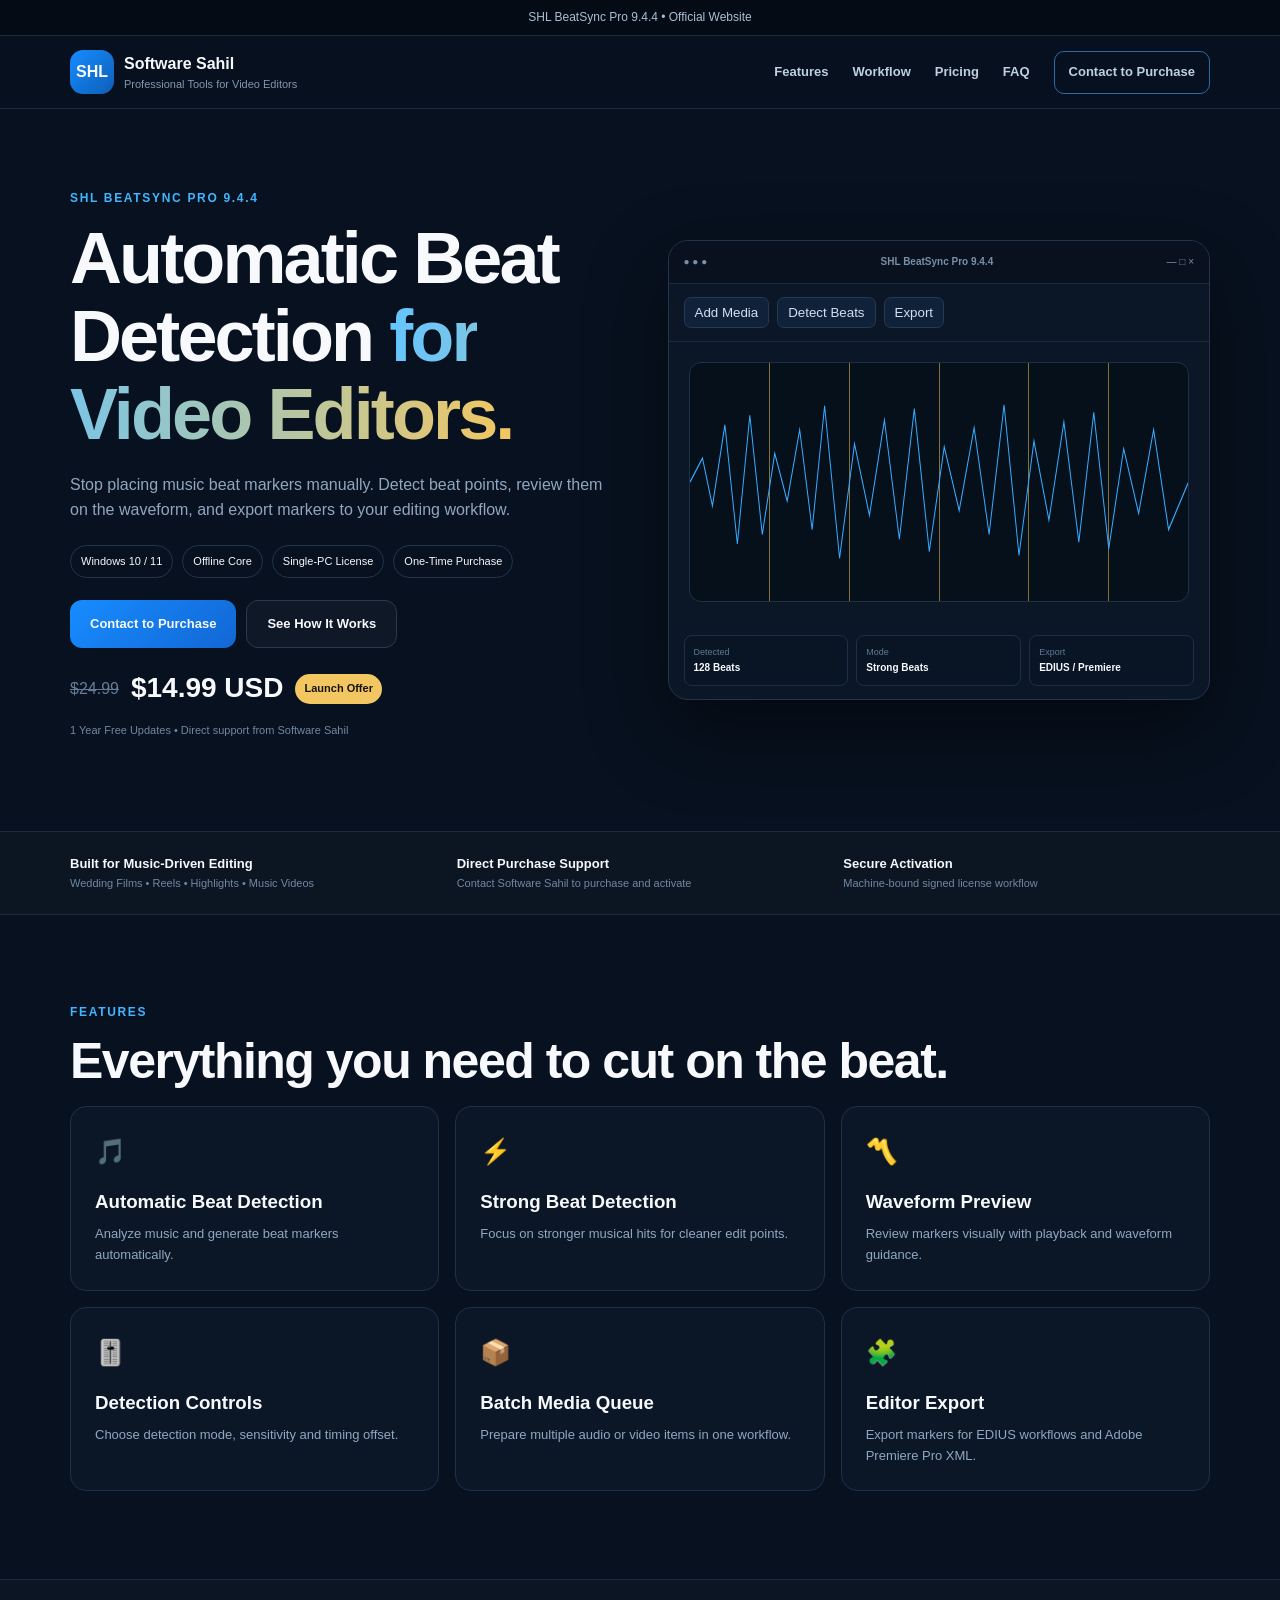
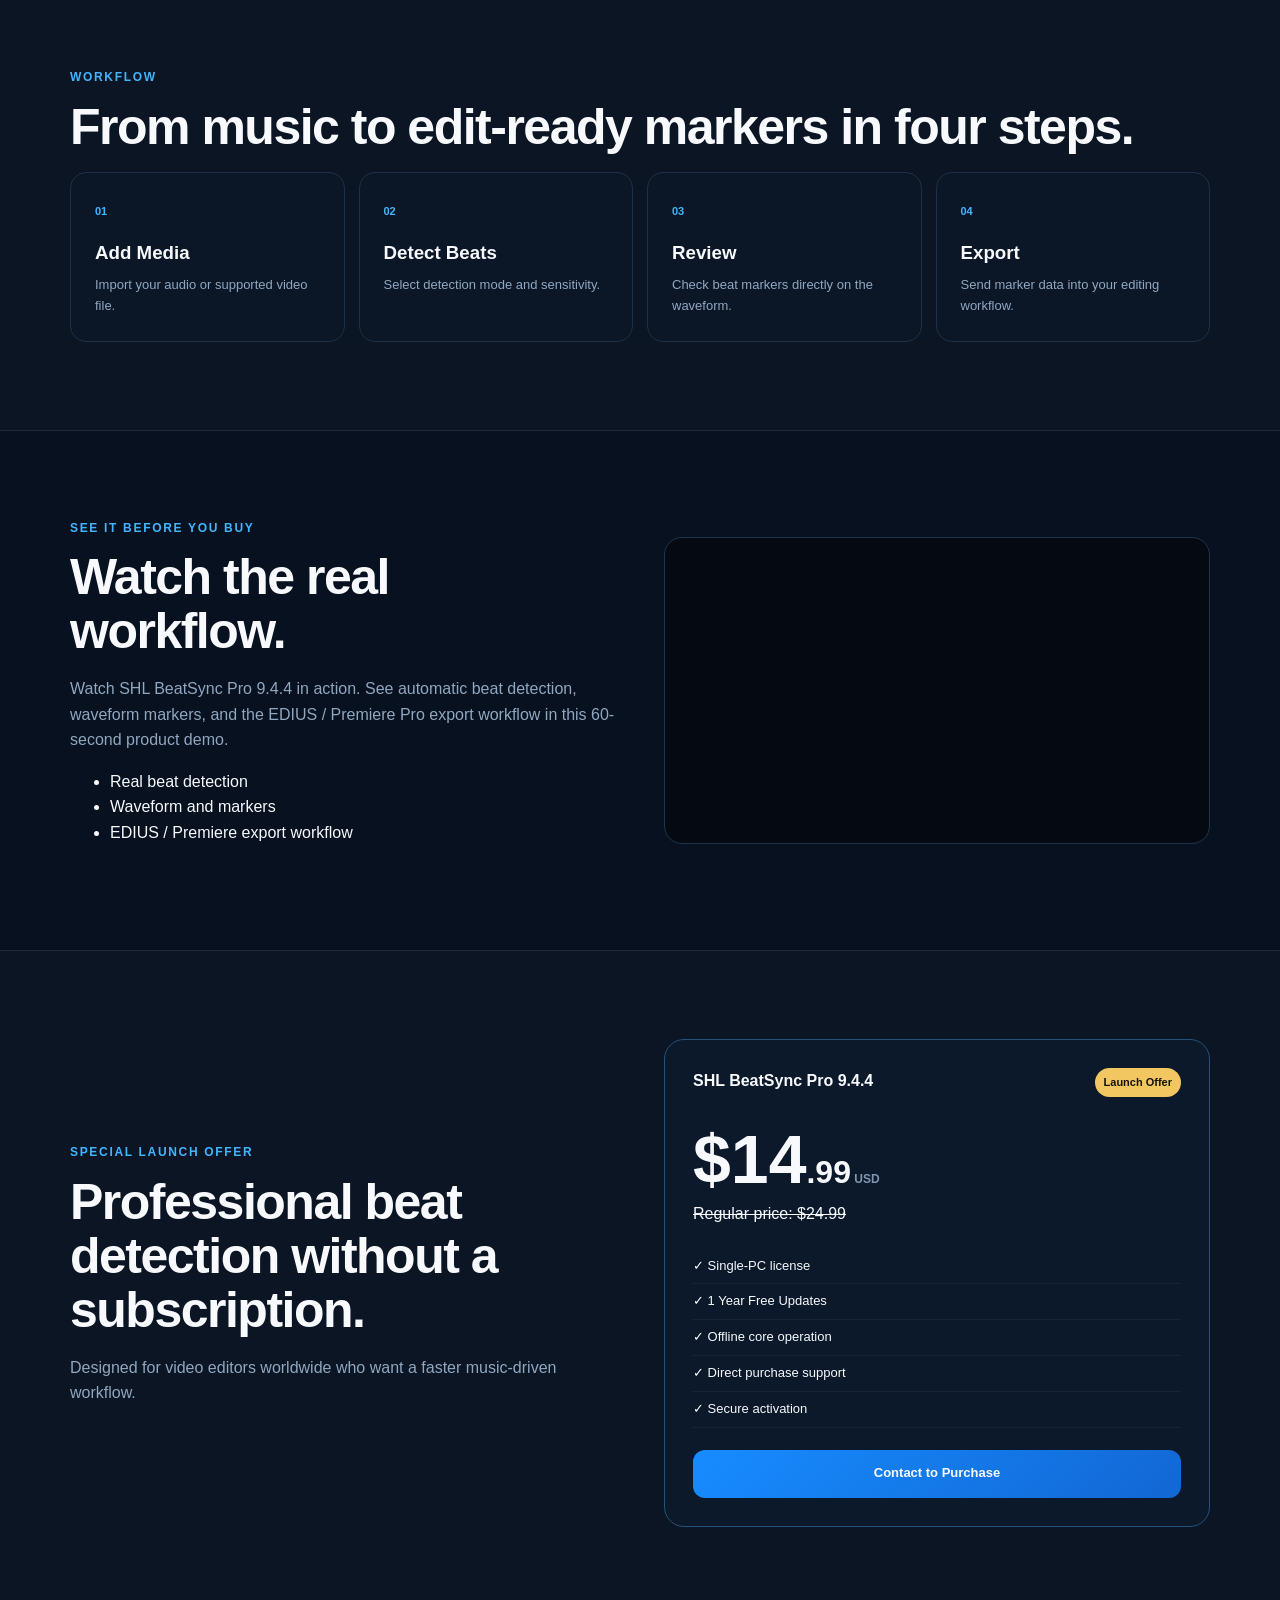
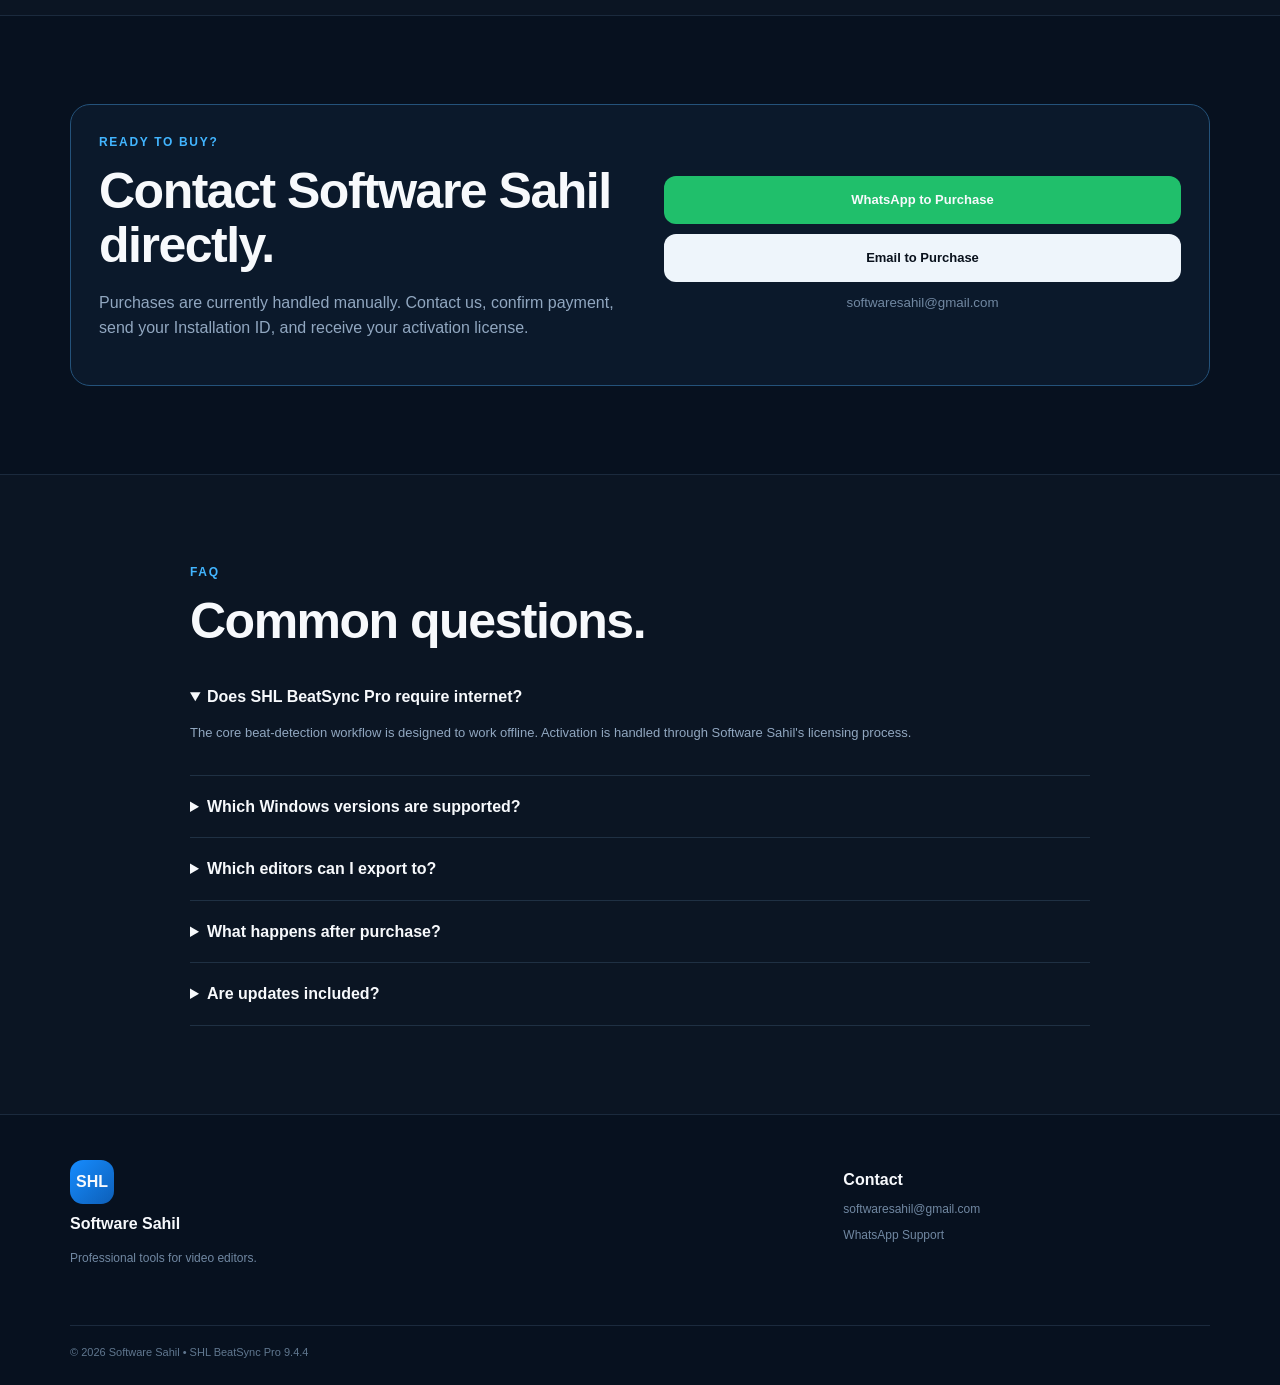
<file: index.html>
<!doctype html>
<html lang="en">
<head>
<meta charset="utf-8">
<meta name="viewport" content="width=device-width,initial-scale=1">
<title>SHL BeatSync Pro 9.4.4 | Automatic Beat Detection for Video Editors</title>
<meta name="description" content="SHL BeatSync Pro 9.4.4 automatically detects music beats and creates accurate markers for video editing workflows, with EDIUS marker export and Adobe Premiere Pro XML export.">
<link rel="stylesheet" href="styles.css">
  <meta property="og:title" content="SHL BeatSync Pro 9.4.4 | Automatic Beat Detection for Video Editors">
  <meta property="og:description" content="SHL BeatSync Pro 9.4.4 automatically detects music beats and creates accurate markers for video editing workflows, with EDIUS marker export and Adobe Premiere Pro XML export.">
  <meta property="og:type" content="website">
  <meta property="og:url" content="https://software-sahil.github.io/SHL-BeatSync-Pro/">
  <meta name="robots" content="index, follow, max-image-preview:large, max-snippet:-1, max-video-preview:-1">
  <link rel="canonical" href="https://software-sahil.github.io/SHL-BeatSync-Pro/">
  <meta name="twitter:card" content="summary_large_image">
  <meta name="twitter:title" content="SHL BeatSync Pro 9.4.4 | Automatic Beat Detection for Video Editors">
  <meta name="twitter:description" content="SHL BeatSync Pro 9.4.4 automatically detects music beats and creates accurate markers for video editing workflows, with EDIUS marker export and Adobe Premiere Pro XML export.">
  <script type="application/ld+json">
{
  "@context": "https://schema.org",
  "@type": "SoftwareApplication",
  "name": "SHL BeatSync Pro",
  "softwareVersion": "9.4.4",
  "applicationCategory": "MultimediaApplication",
  "applicationSubCategory": "Video Editing Utility",
  "operatingSystem": "Windows 10, Windows 11",
  "url": "https://software-sahil.github.io/SHL-BeatSync-Pro/",
  "description": "SHL BeatSync Pro 9.4.4 automatically detects music beats and creates accurate markers for video editing workflows, with EDIUS marker export and Adobe Premiere Pro XML export.",
  "creator": {
    "@type": "Organization",
    "name": "Software Sahil",
    "email": "softwaresahil@gmail.com"
  },
  "offers": {
    "@type": "Offer",
    "price": "14.99",
    "priceCurrency": "USD",
    "availability": "https://schema.org/InStock",
    "url": "https://software-sahil.github.io/SHL-BeatSync-Pro/"
  },
  "featureList": [
    "Automatic Music Beat Detection",
    "Fast and Accurate Beat Markers",
    "Strong Beat Detection",
    "Detection Mode and Sensitivity Controls",
    "Audio and Video Support",
    "Waveform and Playback Preview",
    "Batch Media Queue",
    "EDIUS Marker Export Workflow",
    "Adobe Premiere Pro XML Export",
    "Adjustable Timing Offset",
    "Offline Core Operation"
  ]
}
</script>
</head>
<body>
<div class="top">SHL BeatSync Pro 9.4.4 • Official Website</div>

<header>
  <a class="brand" href="#home"><span class="logo">SHL</span><span><b>Software Sahil</b><small>Professional Tools for Video Editors</small></span></a>
  <button class="menu" onclick="toggleMenu()">☰</button>
  <nav id="nav">
    <a href="#features">Features</a>
    <a href="#workflow">Workflow</a>
    <a href="#pricing">Pricing</a>
    <a href="#faq">FAQ</a>
    <a class="navbtn" href="#buy">Contact to Purchase</a>
  </nav>
</header>

<main id="home">
<section class="hero wrap">
  <div>
    <div class="eyebrow">SHL BEATSYNC PRO 9.4.4</div>
    <h1>Automatic Beat Detection <span>for Video Editors.</span></h1>
    <p class="lead">Stop placing music beat markers manually. Detect beat points, review them on the waveform, and export markers to your editing workflow.</p>
    <div class="badges"><span>Windows 10 / 11</span><span>Offline Core</span><span>Single-PC License</span><span>One-Time Purchase</span></div>
    <div class="actions"><a class="btn primary" href="#buy">Contact to Purchase</a><a class="btn ghost" href="#demo">See How It Works</a></div>
    <div class="price"><s>$24.99</s><strong>$14.99 USD</strong><em>Launch Offer</em></div>
    <p class="micro">1 Year Free Updates • Direct support from Software Sahil</p>
  </div>

  <div class="mock">
    <div class="titlebar"><span>● ● ●</span><b>SHL BeatSync Pro 9.4.4</b><span>— □ ×</span></div>
    <div class="toolbar"><button>Add Media</button><button>Detect Beats</button><button>Export</button></div>
    <div class="wave">
      <div class="grid"></div>
      <div class="beat b1"></div><div class="beat b2"></div><div class="beat b3"></div><div class="beat b4"></div><div class="beat b5"></div>
      <svg viewBox="0 0 1000 250" preserveAspectRatio="none"><path d="M0 125 L25 100 L45 150 L70 65 L95 190 L120 55 L145 180 L170 95 L195 145 L220 70 L245 175 L270 45 L300 205 L330 85 L360 160 L390 60 L420 185 L450 48 L480 198 L510 88 L540 155 L570 68 L600 180 L630 44 L660 202 L690 82 L720 165 L750 62 L780 188 L810 52 L840 195 L870 90 L900 158 L930 70 L960 175 L1000 125"/></svg>
    </div>
    <div class="stats"><div><small>Detected</small><b>128 Beats</b></div><div><small>Mode</small><b>Strong Beats</b></div><div><small>Export</small><b>EDIUS / Premiere</b></div></div>
  </div>
</section>

<section class="strip">
  <div><b>Built for Music-Driven Editing</b><span>Wedding Films • Reels • Highlights • Music Videos</span></div>
  <div><b>Direct Purchase Support</b><span>Contact Software Sahil to purchase and activate</span></div>
  <div><b>Secure Activation</b><span>Machine-bound signed license workflow</span></div>
</section>

<section id="features" class="section wrap">
  <div class="eyebrow">FEATURES</div>
  <h2>Everything you need to cut on the beat.</h2>
  <div class="cards">
    <article><i>🎵</i><h3>Automatic Beat Detection</h3><p>Analyze music and generate beat markers automatically.</p></article>
    <article><i>⚡</i><h3>Strong Beat Detection</h3><p>Focus on stronger musical hits for cleaner edit points.</p></article>
    <article><i>〽️</i><h3>Waveform Preview</h3><p>Review markers visually with playback and waveform guidance.</p></article>
    <article><i>🎚️</i><h3>Detection Controls</h3><p>Choose detection mode, sensitivity and timing offset.</p></article>
    <article><i>📦</i><h3>Batch Media Queue</h3><p>Prepare multiple audio or video items in one workflow.</p></article>
    <article><i>🧩</i><h3>Editor Export</h3><p>Export markers for EDIUS workflows and Adobe Premiere Pro XML.</p></article>
  </div>
</section>

<section id="workflow" class="section dark">
  <div class="wrap">
    <div class="eyebrow">WORKFLOW</div>
    <h2>From music to edit-ready markers in four steps.</h2>
    <div class="steps">
      <article><span>01</span><h3>Add Media</h3><p>Import your audio or supported video file.</p></article>
      <article><span>02</span><h3>Detect Beats</h3><p>Select detection mode and sensitivity.</p></article>
      <article><span>03</span><h3>Review</h3><p>Check beat markers directly on the waveform.</p></article>
      <article><span>04</span><h3>Export</h3><p>Send marker data into your editing workflow.</p></article>
    </div>
  </div>
</section>

<section id="demo" class="section wrap demo">
  <div>
    <div class="eyebrow">SEE IT BEFORE YOU BUY</div>
    <h2>Watch the real workflow.</h2>
    <p>Watch SHL BeatSync Pro 9.4.4 in action. See automatic beat detection, waveform markers, and the EDIUS / Premiere Pro export workflow in this 60-second product demo.</p>
    <ul><li>Real beat detection</li><li>Waveform and markers</li><li>EDIUS / Premiere export workflow</li></ul>
  </div>
  <div class="video video-embed">
    <iframe
      src="https://www.youtube.com/embed/N4qTm93H6nA?si=rg6ouSgmk1O59mEx"
      title="SHL BeatSync Pro 9.4.4 - 60 Second Product Demo"
      frameborder="0"
      allow="accelerometer; autoplay; clipboard-write; encrypted-media; gyroscope; picture-in-picture; web-share"
      referrerpolicy="strict-origin-when-cross-origin"
      allowfullscreen>
    </iframe>
  </div>
</section>

<section id="pricing" class="section dark">
  <div class="wrap pricing">
    <div>
      <div class="eyebrow">SPECIAL LAUNCH OFFER</div>
      <h2>Professional beat detection without a subscription.</h2>
      <p>Designed for video editors worldwide who want a faster music-driven workflow.</p>
    </div>
    <div class="pricecard">
      <div class="row"><b>SHL BeatSync Pro 9.4.4</b><em>Launch Offer</em></div>
      <div class="big">$14<span>.99</span><small> USD</small></div>
      <s>Regular price: $24.99</s>
      <ul><li>✓ Single-PC license</li><li>✓ 1 Year Free Updates</li><li>✓ Offline core operation</li><li>✓ Direct purchase support</li><li>✓ Secure activation</li></ul>
      <a class="btn primary full" href="#buy">Contact to Purchase</a>
    </div>
  </div>
</section>

<section id="buy" class="section wrap">
  <div class="buybox">
    <div><div class="eyebrow">READY TO BUY?</div><h2>Contact Software Sahil directly.</h2><p>Purchases are currently handled manually. Contact us, confirm payment, send your Installation ID, and receive your activation license.</p></div>
    <div class="contact">
      <a class="btn whatsapp" target="_blank" href="https://wa.me/919658209096?text=Hi%20Software%20Sahil%2C%20I%20want%20to%20purchase%20SHL%20BeatSync%20Pro%209.4.4%20License.">WhatsApp to Purchase</a>
      <a class="btn email" href="mailto:softwaresahil@gmail.com?subject=SHL%20BeatSync%20Pro%20Purchase">Email to Purchase</a>
      <small>softwaresahil@gmail.com</small>
    </div>
  </div>
</section>

<section id="faq" class="section dark">
  <div class="wrap faq">
    <div class="eyebrow">FAQ</div><h2>Common questions.</h2>
    <details open><summary>Does SHL BeatSync Pro require internet?</summary><p>The core beat-detection workflow is designed to work offline. Activation is handled through Software Sahil's licensing process.</p></details>
    <details><summary>Which Windows versions are supported?</summary><p>The current product is intended for Windows 10 and Windows 11 PCs.</p></details>
    <details><summary>Which editors can I export to?</summary><p>SHL BeatSync Pro includes EDIUS marker export workflows and Adobe Premiere Pro XML export. Contact us for confirmation if you need a specific editor-version compatibility check.</p></details>
    <details><summary>What happens after purchase?</summary><p>We guide you through Installation ID submission and machine-bound license activation.</p></details>
    <details><summary>Are updates included?</summary><p>The launch license includes 1 Year Free Updates.</p></details>
  </div>
</section>
</main>

<footer>
  <div class="wrap foot">
    <div><span class="logo">SHL</span><b>Software Sahil</b><p>Professional tools for video editors.</p></div>
    <div><b>Contact</b><a href="mailto:softwaresahil@gmail.com">softwaresahil@gmail.com</a><a href="https://wa.me/919658209096">WhatsApp Support</a></div>
  </div>
  <div class="wrap copy">© <span id="year"></span> Software Sahil • SHL BeatSync Pro 9.4.4</div>
</footer>
<script src="script.js"></script>
</body>
</html>
</file>
<file: styles.css>
*{box-sizing:border-box}html{scroll-behavior:smooth}body{margin:0;background:#07111f;color:#f7f9fc;font-family:Arial,sans-serif;line-height:1.6}a{text-decoration:none;color:inherit}.wrap{width:min(1140px,calc(100% - 34px));margin:auto}.top{background:#050b14;border-bottom:1px solid #1b2a3d;text-align:center;padding:8px;color:#a9bed5;font-size:12px}header{position:sticky;top:0;z-index:10;display:flex;align-items:center;justify-content:space-between;padding:14px max(17px,calc((100vw - 1140px)/2));background:#07111fdd;backdrop-filter:blur(16px);border-bottom:1px solid #1b2a3d}.brand{display:flex;align-items:center;gap:10px}.brand b,.brand small{display:block}.brand small{color:#8298b1;font-size:11px}.logo{display:inline-grid;place-items:center;width:44px;height:44px;border-radius:13px;background:linear-gradient(135deg,#168cff,#0d5fb8);font-weight:800}.menu{display:none;background:none;border:0;color:white;font-size:24px}nav{display:flex;gap:24px;align-items:center;font-weight:700;font-size:13px;color:#bfd0e2}.navbtn{padding:10px 14px;border:1px solid #2b6ca7;border-radius:10px}.hero{display:grid;grid-template-columns:1fr 1fr;gap:55px;align-items:center;padding:80px 0}.eyebrow{color:#42b5ff;font-size:12px;letter-spacing:.14em;font-weight:800;margin-bottom:12px}h1,h2{line-height:1.08;margin:0 0 18px;font-weight:800}h1{font-size:clamp(44px,6vw,72px);letter-spacing:-.04em}h1 span{background:linear-gradient(90deg,#64c5ff,#f2c761);-webkit-background-clip:text;color:transparent}h2{font-size:clamp(34px,4vw,50px);letter-spacing:-.03em}.lead,.section p{color:#91a7c0}.badges{display:flex;flex-wrap:wrap;gap:9px;margin:22px 0}.badges span{border:1px solid #23354b;border-radius:999px;padding:7px 10px;font-size:11px}.actions{display:flex;gap:10px;flex-wrap:wrap}.btn{display:inline-flex;align-items:center;justify-content:center;min-height:48px;padding:0 20px;border-radius:12px;font-weight:800;font-size:13px}.primary{background:linear-gradient(135deg,#178cff,#1267d4)}.ghost{border:1px solid #2a3a4d;background:#ffffff08}.price{display:flex;gap:12px;align-items:center;margin-top:18px}.price s{color:#677d95}.price strong{font-size:28px}.price em,.pricecard em{font-style:normal;background:#f2c761;color:#17120a;border-radius:999px;padding:6px 9px;font-size:11px;font-weight:800}.micro{font-size:11px;color:#7188a2}.mock{background:#0b1727;border:1px solid #22354b;border-radius:20px;overflow:hidden;box-shadow:0 30px 80px #0007}.titlebar,.toolbar,.stats{display:flex;align-items:center;justify-content:space-between;padding:13px 15px}.titlebar{background:#08111d;border-bottom:1px solid #1c2a3b;font-size:10px;color:#7890aa}.toolbar{justify-content:flex-start;gap:8px;border-bottom:1px solid #1c2a3b}.toolbar button{background:#10223a;color:#cfe0f1;border:1px solid #233a54;border-radius:7px;padding:7px 10px}.wave{margin:20px;height:240px;border:1px solid #1c3148;border-radius:12px;position:relative;overflow:hidden;background:#06101b}.wave svg{position:absolute;inset:0;width:100%;height:100%}.wave path{fill:none;stroke:#35aaff;stroke-width:2}.beat{position:absolute;top:0;bottom:0;width:1px;background:#f2c76188}.b1{left:16%}.b2{left:32%}.b3{left:50%}.b4{left:68%}.b5{left:84%}.stats{gap:8px}.stats div{flex:1;background:#091524;border:1px solid #1b2f46;border-radius:8px;padding:9px}.stats small,.stats b{display:block}.stats small{color:#607994;font-size:9px}.stats b{font-size:10px}.strip{display:grid;grid-template-columns:repeat(3,1fr);gap:20px;padding:22px max(17px,calc((100vw - 1140px)/2));border-block:1px solid #1b2a3d;background:#ffffff05}.strip b,.strip span{display:block}.strip b{font-size:13px}.strip span{color:#7088a2;font-size:11px}.section{padding:88px 0}.dark{background:#ffffff04;border-block:1px solid #1b2a3d}.cards{display:grid;grid-template-columns:repeat(3,1fr);gap:16px}.cards article,.steps article{background:#0b1727;border:1px solid #1d3047;border-radius:16px;padding:24px}.cards i{font-style:normal;font-size:25px}.cards h3,.steps h3{margin:16px 0 7px}.cards p,.steps p{font-size:13px;margin:0}.steps{display:grid;grid-template-columns:repeat(4,1fr);gap:14px}.steps span{color:#42b5ff;font-weight:800;font-size:11px}.demo,.pricing,.buybox{display:grid;grid-template-columns:1fr 1fr;gap:48px;align-items:center}.video{aspect-ratio:16/9;border:1px solid #20354d;border-radius:18px;background:radial-gradient(circle,#178cff22,transparent 35%),#0a1727;display:grid;place-items:center;align-content:center}.play{width:64px;height:64px;border-radius:50%;background:#178cff;display:grid;place-items:center;font-size:24px;margin-bottom:12px}.video b,.video span{display:block}.video span{color:#7088a2;font-size:11px}.pricecard,.buybox{border:1px solid #24527a;background:#0b192b;border-radius:20px;padding:28px}.row{display:flex;justify-content:space-between;gap:10px}.big{font-size:68px;font-weight:800;line-height:1;margin:28px 0 8px}.big span{font-size:32px}.big small{font-size:12px;color:#8196ad}.pricecard ul{list-style:none;padding:0;margin:22px 0}.pricecard li{padding:7px 0;border-bottom:1px solid #ffffff0d;font-size:13px}.full{width:100%}.contact{display:grid;gap:10px}.whatsapp{background:#20bf6b}.email{background:#eef5fb;color:#09111c}.contact small{text-align:center;color:#7188a2}.faq{max-width:900px}.faq details{padding:18px 0;border-bottom:1px solid #1f3043}.faq summary{font-weight:800;cursor:pointer}.faq p{font-size:13px}.foot{display:grid;grid-template-columns:2fr 1fr;gap:40px;padding:45px 0}.foot b,.foot a{display:block;margin:7px 0}.foot p,.foot a{color:#7188a2;font-size:12px}.copy{border-top:1px solid #1b2a3d;padding:18px 0 24px;color:#60778f;font-size:11px}
@media(max-width:850px){.hero,.demo,.pricing,.buybox{grid-template-columns:1fr}.cards{grid-template-columns:repeat(2,1fr)}.steps{grid-template-columns:repeat(2,1fr)}.strip{grid-template-columns:1fr}nav{display:none;position:absolute;top:73px;left:17px;right:17px;flex-direction:column;background:#0b1727;border:1px solid #23364c;border-radius:14px;padding:16px}.menu{display:block}nav.open{display:flex}}
@media(max-width:560px){h1{font-size:42px}.cards,.steps,.foot{grid-template-columns:1fr}.hero{padding-top:55px}.big{font-size:58px}.buybox{padding:22px}}

/* Responsive YouTube product demo */
.video-embed{
  position:relative;
  width:100%;
  aspect-ratio:16/9;
  min-height:0;
  padding:0;
  overflow:hidden;
  background:#050a12;
}
.video-embed iframe{
  position:absolute;
  inset:0;
  width:100%;
  height:100%;
  border:0;
  display:block;
}
</file>
